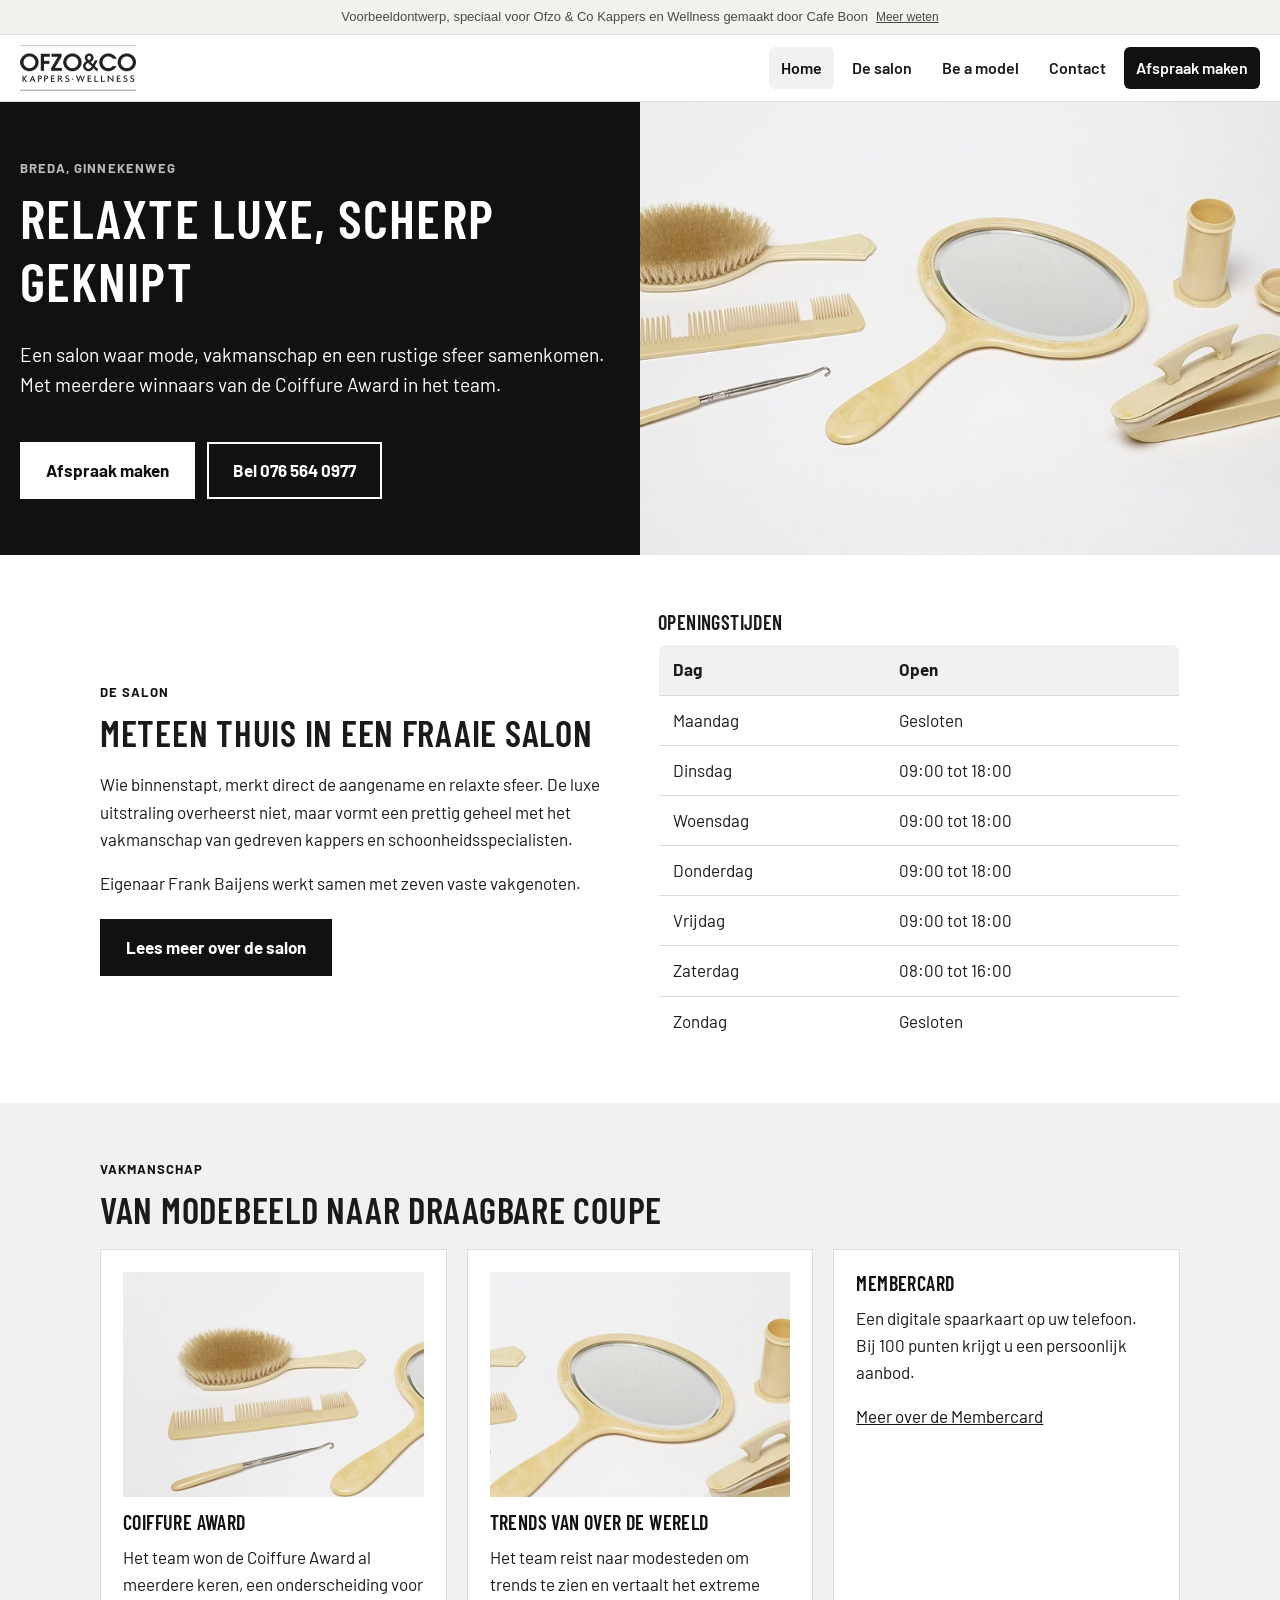
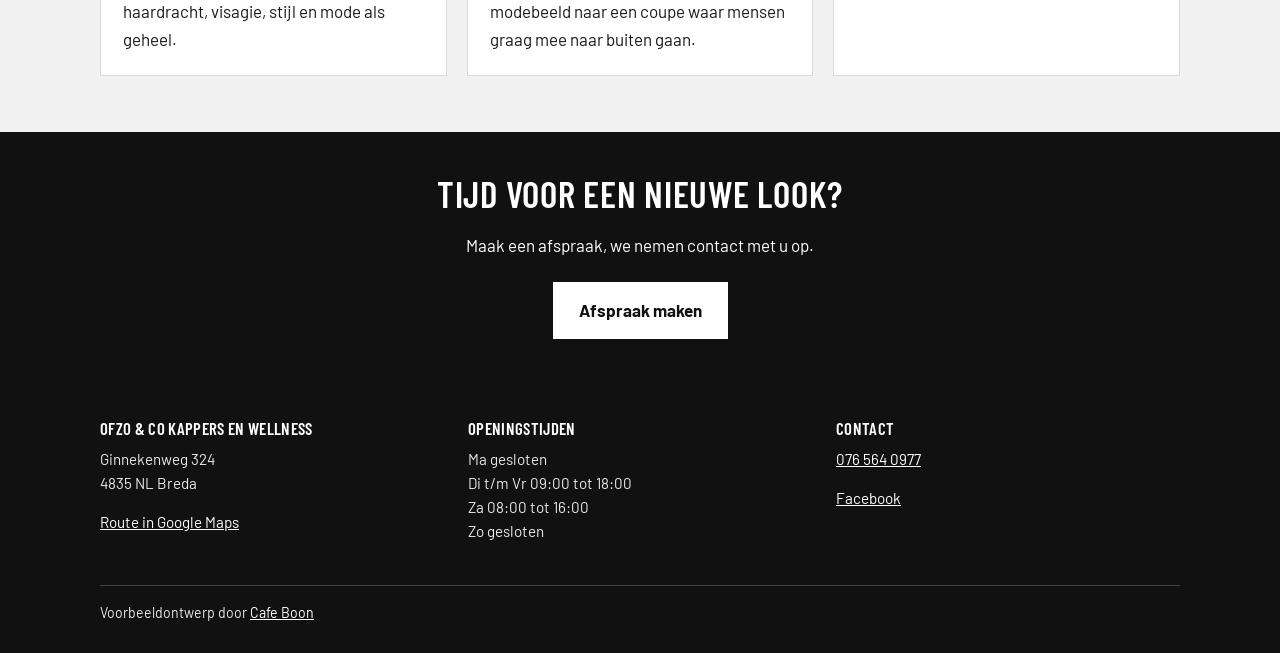
<file: index.html>
<!doctype html>
<html lang="nl">
<head>
<meta charset="utf-8">
<meta name="viewport" content="width=device-width, initial-scale=1">
<title>Ofzo &amp; Co Kappers en Wellness Breda | Ginnekenweg 324</title>
<meta name="description" content="Ofzo &amp; Co Kappers en Wellness aan de Ginnekenweg in Breda. Relaxte luxe salon met meerdere winnaars van de Coiffure Award.">
<meta name="robots" content="noindex">
<link rel="icon" href="images/favicon.png">
<meta property="og:title" content="Ofzo &amp; Co Kappers en Wellness Breda | Ginnekenweg 324">
<meta property="og:description" content="Ofzo &amp; Co Kappers en Wellness aan de Ginnekenweg in Breda. Relaxte luxe salon met meerdere winnaars van de Coiffure Award.">
<meta property="og:image" content="https://ofzoenco.cafeboon.com/images/og.jpg">
<meta property="og:type" content="website">
<link rel="preconnect" href="https://fonts.googleapis.com">
<link rel="preconnect" href="https://fonts.gstatic.com" crossorigin>
<link href="https://fonts.googleapis.com/css2?family=Barlow+Condensed:wght@500;600;700&family=Barlow:wght@400;500;600&display=swap" rel="stylesheet">
<link rel="stylesheet" href="style.css">
</head>
<body>
<div class="vb-banner" role="note"><span>Voorbeeldontwerp, speciaal voor Ofzo &amp; Co Kappers en Wellness gemaakt door Cafe Boon</span><a href="https://cafeboon.com">Meer weten</a></div>
<header class="top">
<a class="brand" href="index.html"><img src="images/logo.png" alt="Ofzo &amp; Co Kappers en Wellness" height="44" width="111"></a>
<nav><a aria-current="page" href="index.html">Home</a><a href="aanbod.html">De salon</a><a href="over.html">Be a model</a><a href="contact.html">Contact</a><a class="cta" href="contact.html#formulier">Afspraak maken</a></nav>
</header>
<main>
<section class="hero" style="padding:0"><div class="wrap" style="max-width:none;padding:0"><div class="split" style="gap:0;grid-template-columns:1fr 1fr;align-items:stretch">
<div style="padding:56px 20px;display:flex;flex-direction:column;justify-content:center"><p class="kicker" style="color:#bbb">Breda, Ginnekenweg</p><h1>Relaxte luxe, scherp geknipt</h1><p class="lead">Een salon waar mode, vakmanschap en een rustige sfeer samenkomen. Met meerdere winnaars van de Coiffure Award in het team.</p>
<div class="btns"><a class="btn light" href="contact.html#formulier">Afspraak maken</a><a class="btn alt" style="color:#fff;border-color:#fff" href="tel:+31765640977">Bel 076 564 0977</a></div></div>
<img src="images/duo.jpg" alt="" style="border-radius:0;height:100%;object-fit:cover;min-height:260px"></div></div></section>
<section><div class="wrap split"><div><p class="kicker">De salon</p><h2>Meteen thuis in een fraaie salon</h2><p>Wie binnenstapt, merkt direct de aangename en relaxte sfeer. De luxe uitstraling overheerst niet, maar vormt een prettig geheel met het vakmanschap van gedreven kappers en schoonheidsspecialisten.</p><p>Eigenaar Frank Baijens werkt samen met zeven vaste vakgenoten.</p><div class="btns"><a class="btn" href="aanbod.html">Lees meer over de salon</a></div></div>
<div><h3>Openingstijden</h3><table class="t"><tr><th>Dag</th><th>Open</th></tr><tr><td>Maandag</td><td>Gesloten</td></tr><tr><td>Dinsdag</td><td>09:00 tot 18:00</td></tr><tr><td>Woensdag</td><td>09:00 tot 18:00</td></tr><tr><td>Donderdag</td><td>09:00 tot 18:00</td></tr><tr><td>Vrijdag</td><td>09:00 tot 18:00</td></tr><tr><td>Zaterdag</td><td>08:00 tot 16:00</td></tr><tr><td>Zondag</td><td>Gesloten</td></tr></table></div></div></section>
<section class="alt"><div class="wrap"><p class="kicker">Vakmanschap</p><h2>Van modebeeld naar draagbare coupe</h2><div class="grid">
<div class="card"><img src="images/haar1.jpg" alt=""><h3>Coiffure Award</h3><p>Het team won de Coiffure Award al meerdere keren, een onderscheiding voor haardracht, visagie, stijl en mode als geheel.</p></div>
<div class="card"><img src="images/haar2.jpg" alt=""><h3>Trends van over de wereld</h3><p>Het team reist naar modesteden om trends te zien en vertaalt het extreme modebeeld naar een coupe waar mensen graag mee naar buiten gaan.</p></div>
<div class="card"><h3>Membercard</h3><p>Een digitale spaarkaart op uw telefoon. Bij 100 punten krijgt u een persoonlijk aanbod.</p><p><a href="binnenkort.html">Meer over de Membercard</a></p></div></div></div></section>
<section class="band"><div class="wrap"><h2>Tijd voor een nieuwe look?</h2><p>Maak een afspraak, we nemen contact met u op.</p><div class="btns" style="justify-content:center"><a class="btn light" href="contact.html#formulier">Afspraak maken</a></div></div></section>
</main>
<footer>
<div class="wrap">
<div class="cols"><div><h3>Ofzo &amp; Co Kappers en Wellness</h3><p>Ginnekenweg 324<br>4835 NL Breda</p><p><a href="https://www.google.com/maps/search/?api=1&query=Ginnekenweg+324+Breda">Route in Google Maps</a></p></div>
<div><h3>Openingstijden</h3><p>Ma gesloten<br>Di t/m Vr 09:00 tot 18:00<br>Za 08:00 tot 16:00<br>Zo gesloten</p></div>
<div><h3>Contact</h3><p><a href="tel:+31765640977">076 564 0977</a></p><p><a href="https://www.facebook.com/OfzoenCoKappersenWellness">Facebook</a></p></div></div>
<div class="credit">Voorbeeldontwerp door <a href="https://cafeboon.com">Cafe Boon</a></div>
</div>
</footer>
<script>
document.querySelectorAll('form.vf').forEach(function(f){f.addEventListener('submit',function(e){e.preventDefault();var o=f.querySelector('.vf-ok');if(o){o.classList.add('show');o.scrollIntoView({block:'center'});}f.reset();});});
</script>
</body>
</html>
</file>
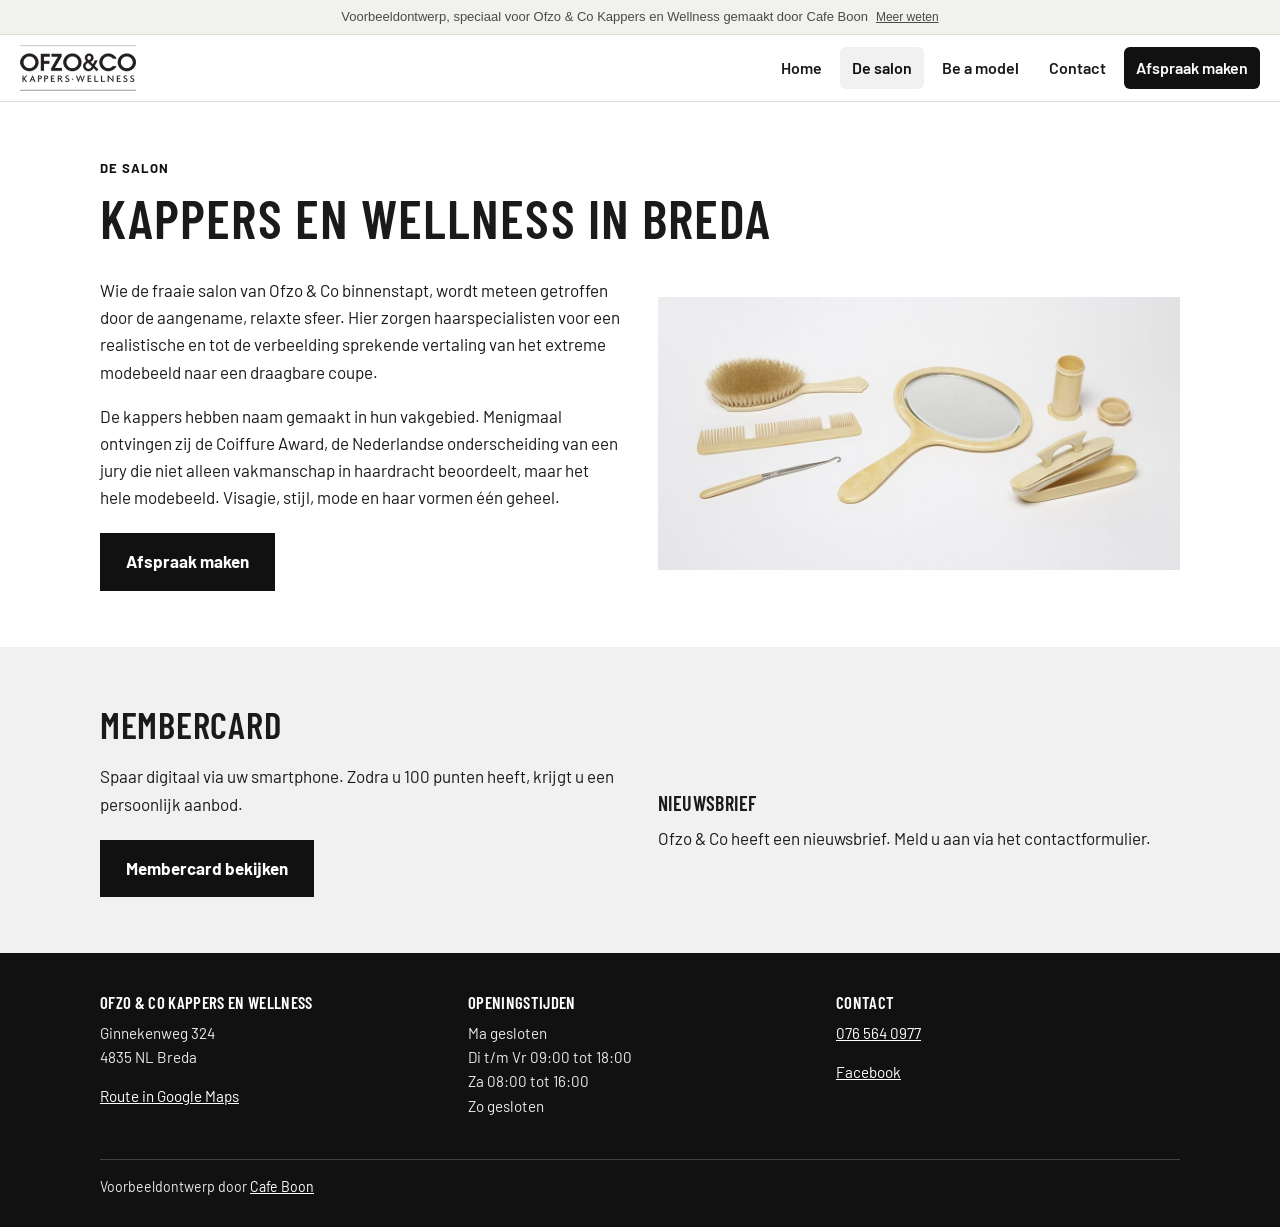
<file: aanbod.html>
<!doctype html>
<html lang="nl">
<head>
<meta charset="utf-8">
<meta name="viewport" content="width=device-width, initial-scale=1">
<title>De salon | Ofzo &amp; Co Kappers en Wellness Breda</title>
<meta name="description" content="De salon van Ofzo &amp; Co in Breda: kappers en schoonheidsspecialisten, Coiffure Award en een digitale Membercard.">
<meta name="robots" content="noindex">
<link rel="icon" href="images/favicon.png">
<meta property="og:title" content="De salon | Ofzo &amp; Co Kappers en Wellness Breda">
<meta property="og:description" content="De salon van Ofzo &amp; Co in Breda: kappers en schoonheidsspecialisten, Coiffure Award en een digitale Membercard.">
<meta property="og:image" content="https://ofzoenco.cafeboon.com/images/og.jpg">
<meta property="og:type" content="website">
<link rel="preconnect" href="https://fonts.googleapis.com">
<link rel="preconnect" href="https://fonts.gstatic.com" crossorigin>
<link href="https://fonts.googleapis.com/css2?family=Barlow+Condensed:wght@500;600;700&family=Barlow:wght@400;500;600&display=swap" rel="stylesheet">
<link rel="stylesheet" href="style.css">
</head>
<body>
<div class="vb-banner" role="note"><span>Voorbeeldontwerp, speciaal voor Ofzo &amp; Co Kappers en Wellness gemaakt door Cafe Boon</span><a href="https://cafeboon.com">Meer weten</a></div>
<header class="top">
<a class="brand" href="index.html"><img src="images/logo.png" alt="Ofzo &amp; Co Kappers en Wellness" height="44" width="111"></a>
<nav><a href="index.html">Home</a><a aria-current="page" href="aanbod.html">De salon</a><a href="over.html">Be a model</a><a href="contact.html">Contact</a><a class="cta" href="contact.html#formulier">Afspraak maken</a></nav>
</header>
<main>
<section><div class="wrap"><p class="kicker">De salon</p><h1>Kappers en wellness in Breda</h1>
<div class="split"><div><p>Wie de fraaie salon van Ofzo &amp; Co binnenstapt, wordt meteen getroffen door de aangename, relaxte sfeer. Hier zorgen haarspecialisten voor een realistische en tot de verbeelding sprekende vertaling van het extreme modebeeld naar een draagbare coupe.</p>
<p>De kappers hebben naam gemaakt in hun vakgebied. Menigmaal ontvingen zij de Coiffure Award, de Nederlandse onderscheiding van een jury die niet alleen vakmanschap in haardracht beoordeelt, maar het hele modebeeld. Visagie, stijl, mode en haar vormen één geheel.</p><div class="btns"><a class="btn" href="contact.html#formulier">Afspraak maken</a></div></div><img src="images/duo.jpg" alt=""></div></div></section>
<section class="alt"><div class="wrap"><h2>Membercard</h2><div class="split"><div><p>Spaar digitaal via uw smartphone. Zodra u 100 punten heeft, krijgt u een persoonlijk aanbod.</p><div class="btns"><a class="btn" href="binnenkort.html">Membercard bekijken</a></div></div><div><h3>Nieuwsbrief</h3><p>Ofzo &amp; Co heeft een nieuwsbrief. Meld u aan via het contactformulier.</p></div></div></div></section>
</main>
<footer>
<div class="wrap">
<div class="cols"><div><h3>Ofzo &amp; Co Kappers en Wellness</h3><p>Ginnekenweg 324<br>4835 NL Breda</p><p><a href="https://www.google.com/maps/search/?api=1&query=Ginnekenweg+324+Breda">Route in Google Maps</a></p></div>
<div><h3>Openingstijden</h3><p>Ma gesloten<br>Di t/m Vr 09:00 tot 18:00<br>Za 08:00 tot 16:00<br>Zo gesloten</p></div>
<div><h3>Contact</h3><p><a href="tel:+31765640977">076 564 0977</a></p><p><a href="https://www.facebook.com/OfzoenCoKappersenWellness">Facebook</a></p></div></div>
<div class="credit">Voorbeeldontwerp door <a href="https://cafeboon.com">Cafe Boon</a></div>
</div>
</footer>
<script>
document.querySelectorAll('form.vf').forEach(function(f){f.addEventListener('submit',function(e){e.preventDefault();var o=f.querySelector('.vf-ok');if(o){o.classList.add('show');o.scrollIntoView({block:'center'});}f.reset();});});
</script>
</body>
</html>
</file>
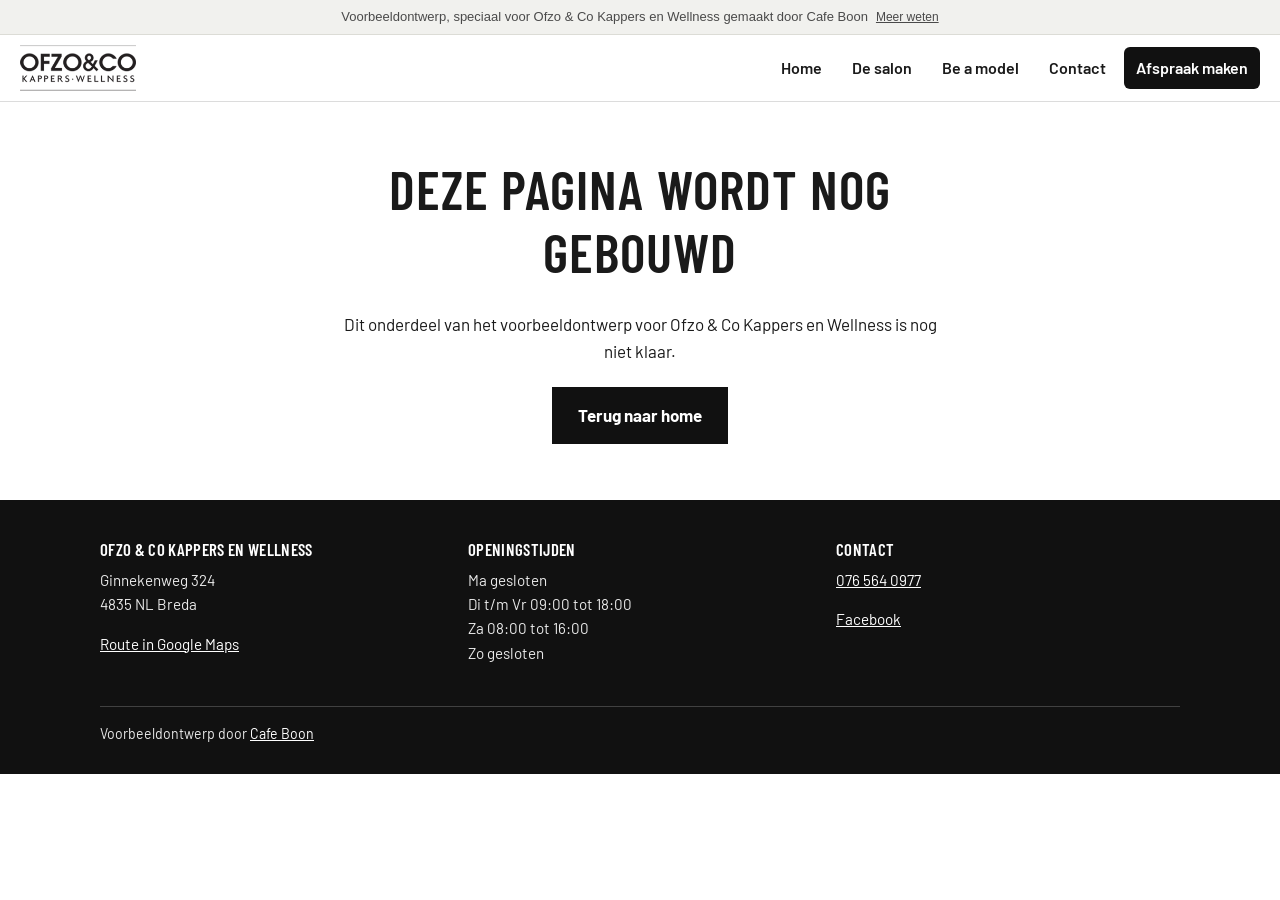
<file: binnenkort.html>
<!doctype html>
<html lang="nl">
<head>
<meta charset="utf-8">
<meta name="viewport" content="width=device-width, initial-scale=1">
<title>Binnenkort | Ofzo &amp;amp; Co Kappers en Wellness</title>
<meta name="description" content="Deze pagina wordt nog gebouwd.">
<meta name="robots" content="noindex">
<link rel="icon" href="images/favicon.png">
<meta property="og:title" content="Binnenkort | Ofzo &amp;amp; Co Kappers en Wellness">
<meta property="og:description" content="Deze pagina wordt nog gebouwd.">
<meta property="og:image" content="https://ofzoenco.cafeboon.com/images/og.jpg">
<meta property="og:type" content="website">
<link rel="preconnect" href="https://fonts.googleapis.com">
<link rel="preconnect" href="https://fonts.gstatic.com" crossorigin>
<link href="https://fonts.googleapis.com/css2?family=Barlow+Condensed:wght@500;600;700&family=Barlow:wght@400;500;600&display=swap" rel="stylesheet">
<link rel="stylesheet" href="style.css">
</head>
<body>
<div class="vb-banner" role="note"><span>Voorbeeldontwerp, speciaal voor Ofzo &amp; Co Kappers en Wellness gemaakt door Cafe Boon</span><a href="https://cafeboon.com">Meer weten</a></div>
<header class="top">
<a class="brand" href="index.html"><img src="images/logo.png" alt="Ofzo &amp; Co Kappers en Wellness" height="44" width="111"></a>
<nav><a href="index.html">Home</a><a href="aanbod.html">De salon</a><a href="over.html">Be a model</a><a href="contact.html">Contact</a><a class="cta" href="contact.html#formulier">Afspraak maken</a></nav>
</header>
<main>
<section><div class="wrap" style="text-align:center;max-width:640px">
<h1>Deze pagina wordt nog gebouwd</h1>
<p>Dit onderdeel van het voorbeeldontwerp voor Ofzo &amp; Co Kappers en Wellness is nog niet klaar.</p>
<div class="btns" style="justify-content:center"><a class="btn" href="index.html">Terug naar home</a></div>
</div></section>
</main>
<footer>
<div class="wrap">
<div class="cols"><div><h3>Ofzo &amp; Co Kappers en Wellness</h3><p>Ginnekenweg 324<br>4835 NL Breda</p><p><a href="https://www.google.com/maps/search/?api=1&query=Ginnekenweg+324+Breda">Route in Google Maps</a></p></div>
<div><h3>Openingstijden</h3><p>Ma gesloten<br>Di t/m Vr 09:00 tot 18:00<br>Za 08:00 tot 16:00<br>Zo gesloten</p></div>
<div><h3>Contact</h3><p><a href="tel:+31765640977">076 564 0977</a></p><p><a href="https://www.facebook.com/OfzoenCoKappersenWellness">Facebook</a></p></div></div>
<div class="credit">Voorbeeldontwerp door <a href="https://cafeboon.com">Cafe Boon</a></div>
</div>
</footer>
<script>
document.querySelectorAll('form.vf').forEach(function(f){f.addEventListener('submit',function(e){e.preventDefault();var o=f.querySelector('.vf-ok');if(o){o.classList.add('show');o.scrollIntoView({block:'center'});}f.reset();});});
</script>
</body>
</html>
</file>
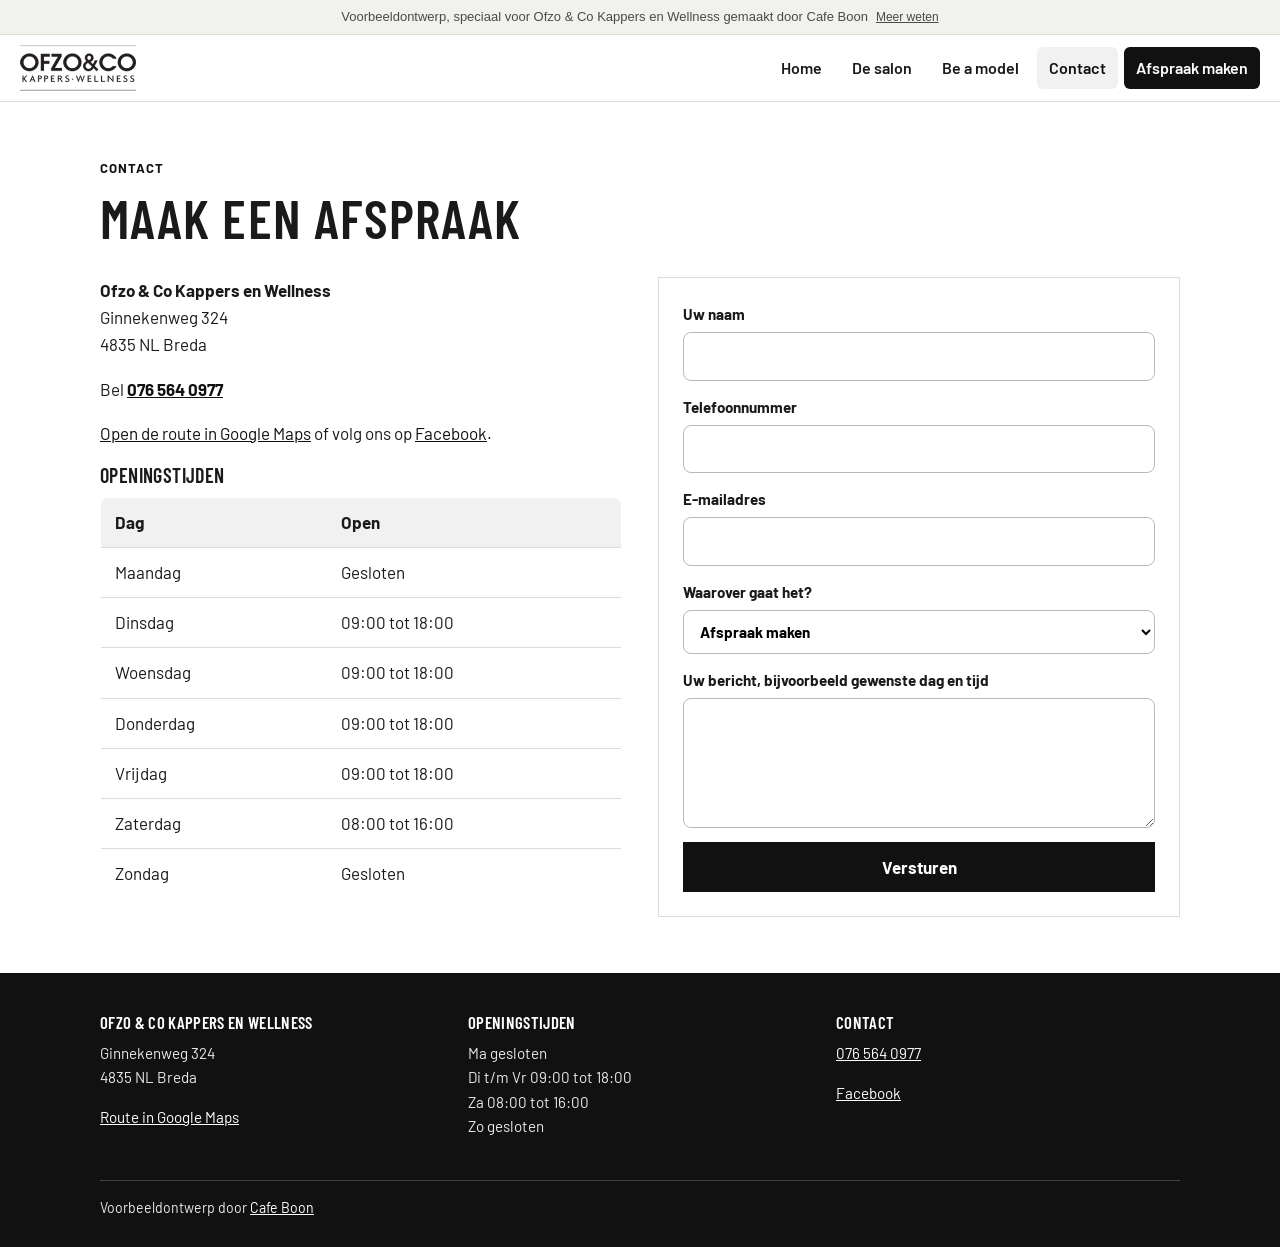
<file: contact.html>
<!doctype html>
<html lang="nl">
<head>
<meta charset="utf-8">
<meta name="viewport" content="width=device-width, initial-scale=1">
<title>Contact en openingstijden | Ofzo &amp; Co Breda</title>
<meta name="description" content="Ginnekenweg 324 in Breda. Di t/m Vr 09:00 tot 18:00, Za 08:00 tot 16:00. Bel 076 564 0977 voor een afspraak.">
<meta name="robots" content="noindex">
<link rel="icon" href="images/favicon.png">
<meta property="og:title" content="Contact en openingstijden | Ofzo &amp; Co Breda">
<meta property="og:description" content="Ginnekenweg 324 in Breda. Di t/m Vr 09:00 tot 18:00, Za 08:00 tot 16:00. Bel 076 564 0977 voor een afspraak.">
<meta property="og:image" content="https://ofzoenco.cafeboon.com/images/og.jpg">
<meta property="og:type" content="website">
<link rel="preconnect" href="https://fonts.googleapis.com">
<link rel="preconnect" href="https://fonts.gstatic.com" crossorigin>
<link href="https://fonts.googleapis.com/css2?family=Barlow+Condensed:wght@500;600;700&family=Barlow:wght@400;500;600&display=swap" rel="stylesheet">
<link rel="stylesheet" href="style.css">
</head>
<body>
<div class="vb-banner" role="note"><span>Voorbeeldontwerp, speciaal voor Ofzo &amp; Co Kappers en Wellness gemaakt door Cafe Boon</span><a href="https://cafeboon.com">Meer weten</a></div>
<header class="top">
<a class="brand" href="index.html"><img src="images/logo.png" alt="Ofzo &amp; Co Kappers en Wellness" height="44" width="111"></a>
<nav><a href="index.html">Home</a><a href="aanbod.html">De salon</a><a href="over.html">Be a model</a><a aria-current="page" href="contact.html">Contact</a><a class="cta" href="contact.html#formulier">Afspraak maken</a></nav>
</header>
<main>
<section><div class="wrap"><p class="kicker">Contact</p><h1>Maak een afspraak</h1>
<div class="split" style="align-items:start"><div><p><strong>Ofzo &amp; Co Kappers en Wellness</strong><br>Ginnekenweg 324<br>4835 NL Breda</p><p>Bel <a href="tel:+31765640977"><strong>076 564 0977</strong></a></p><p><a href="https://www.google.com/maps/search/?api=1&query=Ginnekenweg+324+Breda">Open de route in Google Maps</a> of volg ons op <a href="https://www.facebook.com/OfzoenCoKappersenWellness">Facebook</a>.</p><h3>Openingstijden</h3><table class="t"><tr><th>Dag</th><th>Open</th></tr><tr><td>Maandag</td><td>Gesloten</td></tr><tr><td>Dinsdag</td><td>09:00 tot 18:00</td></tr><tr><td>Woensdag</td><td>09:00 tot 18:00</td></tr><tr><td>Donderdag</td><td>09:00 tot 18:00</td></tr><tr><td>Vrijdag</td><td>09:00 tot 18:00</td></tr><tr><td>Zaterdag</td><td>08:00 tot 16:00</td></tr><tr><td>Zondag</td><td>Gesloten</td></tr></table></div>
<div><form class="vf" id="formulier" action="#"><label>Uw naam<input type="text" name="naam"></label><label>Telefoonnummer<input type="tel" name="tel"></label><label>E-mailadres<input type="email" name="mail"></label><label>Waarover gaat het?<select name="onderwerp"><option>Afspraak maken</option><option>Aanmelden als model</option><option>Vraag over de Membercard</option><option>Anders</option></select></label><label>Uw bericht, bijvoorbeeld gewenste dag en tijd<textarea name="bericht"></textarea></label><button class="btn" type="submit">Versturen</button><div class="vf-ok" role="status">Dit is een voorbeeldsite van Cafe Boon. Er is niets verstuurd. Op de echte website komt uw bericht direct bij het bedrijf aan.</div></form></div></div></div></section>
</main>
<footer>
<div class="wrap">
<div class="cols"><div><h3>Ofzo &amp; Co Kappers en Wellness</h3><p>Ginnekenweg 324<br>4835 NL Breda</p><p><a href="https://www.google.com/maps/search/?api=1&query=Ginnekenweg+324+Breda">Route in Google Maps</a></p></div>
<div><h3>Openingstijden</h3><p>Ma gesloten<br>Di t/m Vr 09:00 tot 18:00<br>Za 08:00 tot 16:00<br>Zo gesloten</p></div>
<div><h3>Contact</h3><p><a href="tel:+31765640977">076 564 0977</a></p><p><a href="https://www.facebook.com/OfzoenCoKappersenWellness">Facebook</a></p></div></div>
<div class="credit">Voorbeeldontwerp door <a href="https://cafeboon.com">Cafe Boon</a></div>
</div>
</footer>
<script>
document.querySelectorAll('form.vf').forEach(function(f){f.addEventListener('submit',function(e){e.preventDefault();var o=f.querySelector('.vf-ok');if(o){o.classList.add('show');o.scrollIntoView({block:'center'});}f.reset();});});
</script>
</body>
</html>
</file>
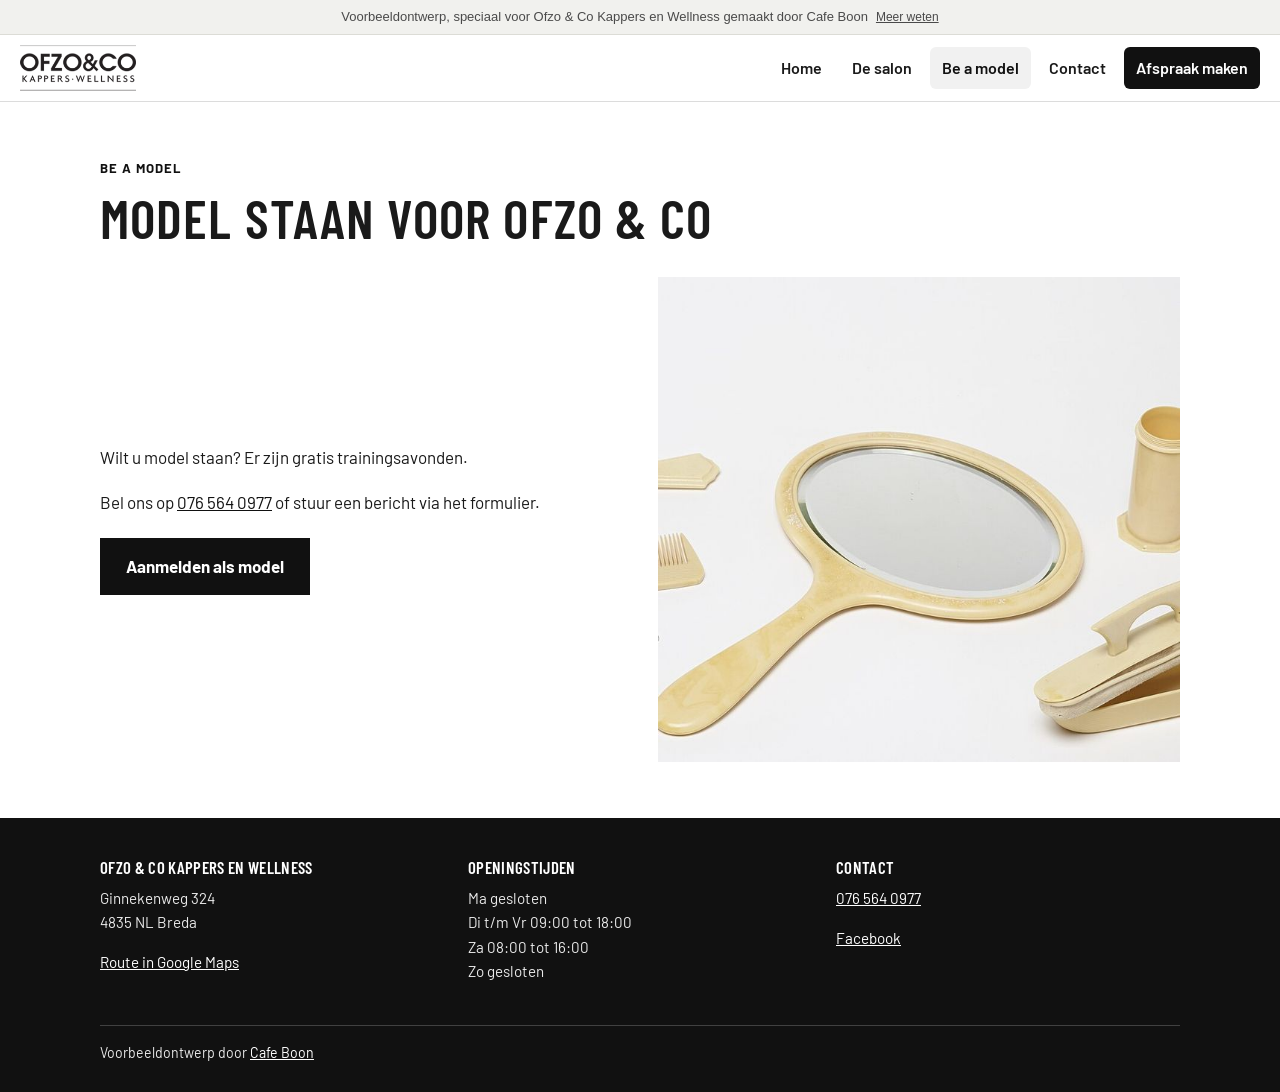
<file: over.html>
<!doctype html>
<html lang="nl">
<head>
<meta charset="utf-8">
<meta name="viewport" content="width=device-width, initial-scale=1">
<title>Be a model | Ofzo &amp; Co Kappers en Wellness</title>
<meta name="description" content="Model staan voor Ofzo &amp; Co in Breda? Er zijn gratis trainingsavonden. Bel 076 564 0977.">
<meta name="robots" content="noindex">
<link rel="icon" href="images/favicon.png">
<meta property="og:title" content="Be a model | Ofzo &amp; Co Kappers en Wellness">
<meta property="og:description" content="Model staan voor Ofzo &amp; Co in Breda? Er zijn gratis trainingsavonden. Bel 076 564 0977.">
<meta property="og:image" content="https://ofzoenco.cafeboon.com/images/og.jpg">
<meta property="og:type" content="website">
<link rel="preconnect" href="https://fonts.googleapis.com">
<link rel="preconnect" href="https://fonts.gstatic.com" crossorigin>
<link href="https://fonts.googleapis.com/css2?family=Barlow+Condensed:wght@500;600;700&family=Barlow:wght@400;500;600&display=swap" rel="stylesheet">
<link rel="stylesheet" href="style.css">
</head>
<body>
<div class="vb-banner" role="note"><span>Voorbeeldontwerp, speciaal voor Ofzo &amp; Co Kappers en Wellness gemaakt door Cafe Boon</span><a href="https://cafeboon.com">Meer weten</a></div>
<header class="top">
<a class="brand" href="index.html"><img src="images/logo.png" alt="Ofzo &amp; Co Kappers en Wellness" height="44" width="111"></a>
<nav><a href="index.html">Home</a><a href="aanbod.html">De salon</a><a aria-current="page" href="over.html">Be a model</a><a href="contact.html">Contact</a><a class="cta" href="contact.html#formulier">Afspraak maken</a></nav>
</header>
<main>
<section><div class="wrap"><p class="kicker">Be a model</p><h1>Model staan voor Ofzo &amp; Co</h1>
<div class="split"><div><p>Wilt u model staan? Er zijn gratis trainingsavonden.</p><p>Bel ons op <a href="tel:+31765640977">076 564 0977</a> of stuur een bericht via het formulier.</p><div class="btns"><a class="btn" href="contact.html#formulier">Aanmelden als model</a></div></div><img src="images/haar2.jpg" alt=""></div></div></section>
</main>
<footer>
<div class="wrap">
<div class="cols"><div><h3>Ofzo &amp; Co Kappers en Wellness</h3><p>Ginnekenweg 324<br>4835 NL Breda</p><p><a href="https://www.google.com/maps/search/?api=1&query=Ginnekenweg+324+Breda">Route in Google Maps</a></p></div>
<div><h3>Openingstijden</h3><p>Ma gesloten<br>Di t/m Vr 09:00 tot 18:00<br>Za 08:00 tot 16:00<br>Zo gesloten</p></div>
<div><h3>Contact</h3><p><a href="tel:+31765640977">076 564 0977</a></p><p><a href="https://www.facebook.com/OfzoenCoKappersenWellness">Facebook</a></p></div></div>
<div class="credit">Voorbeeldontwerp door <a href="https://cafeboon.com">Cafe Boon</a></div>
</div>
</footer>
<script>
document.querySelectorAll('form.vf').forEach(function(f){f.addEventListener('submit',function(e){e.preventDefault();var o=f.querySelector('.vf-ok');if(o){o.classList.add('show');o.scrollIntoView({block:'center'});}f.reset();});});
</script>
</body>
</html>
</file>
<file: style.css>
:root{--c1:#111111;--c2:#111111;--ink:#1a1a1a;--mut:#5d5d5d;--bg:#fff;--soft:#f1f1f1;--line:#dcdcdc;--onc1:#fff;--onc2:#fff;--hf:'Barlow Condensed',Arial Narrow,sans-serif;--bf:'Barlow',Arial,sans-serif}
*{box-sizing:border-box}
html{scroll-behavior:smooth}
body{margin:0;font-family:var(--bf);color:var(--ink);background:var(--bg);line-height:1.6;font-size:17px;-webkit-text-size-adjust:100%}
img{max-width:100%;height:auto;display:block}
a{color:var(--c1)}
h1,h2,h3{font-family:var(--hf);line-height:1.15;margin:0 0 .5em;font-weight:600;text-transform:uppercase;letter-spacing:.02em;}
h1{font-size:clamp(2rem,5.5vw,3.4rem)}
h2{font-size:clamp(1.6rem,3.6vw,2.3rem)}
h3{font-size:1.25rem}
p{margin:0 0 1em}
.vb-banner{background:#f1f1ee;color:#4a4a4a;font:13px/1.4 Arial,Helvetica,sans-serif;padding:8px 16px;text-align:center;border-bottom:1px solid #dcdcd6}
.vb-banner a{color:#4a4a4a;margin-left:8px;text-decoration:underline;font-size:12px}
header.top{position:sticky;top:0;z-index:50;background:var(--bg);border-bottom:1px solid var(--line);display:flex;flex-wrap:wrap;align-items:center;justify-content:space-between;gap:8px 20px;padding:10px 20px}
.brand{display:flex;align-items:center;gap:10px;text-decoration:none;color:var(--ink);font-family:var(--hf);font-weight:700}
.brand img{height:46px;width:auto}
nav{display:flex;flex-wrap:wrap;gap:4px 6px}
nav a{padding:8px 12px;text-decoration:none;color:var(--ink);font-weight:600;border-radius:6px;font-size:16px}
nav a:hover,nav a[aria-current]{background:var(--soft);color:var(--c1)}
nav a.cta{background:var(--c1);color:var(--onc1)}
.wrap{max-width:1120px;margin:0 auto;padding:0 20px}
section{padding:56px 0}
section.alt{background:var(--soft)}
.btn{display:inline-block;background:var(--c1);color:var(--onc1);padding:13px 24px;border-radius:0px;text-decoration:none;font-weight:700;border:2px solid var(--c1);cursor:pointer;font-size:17px;font-family:var(--bf)}
.btn.alt{background:transparent;color:var(--c1)}
.btn.light{background:#fff;color:var(--c1);border-color:#fff}
.btns{display:flex;flex-wrap:wrap;gap:12px;margin-top:22px}
.hero{position:relative;color:var(--onc2);background:var(--c2)}
.hero.img{background-size:cover;background-position:center}
.hero .shade{background:rgba(0,0,0,.5);padding:84px 0}
.hero p.lead{font-size:1.2rem;max-width:640px}
.hero h1,.hero p{color:var(--onc2)}
.split{display:grid;grid-template-columns:1fr 1fr;gap:36px;align-items:center}
.split img{border-radius:0px;width:100%}
.grid{display:grid;grid-template-columns:repeat(auto-fit,minmax(250px,1fr));gap:20px}
.card{background:#fff;border:1px solid var(--line);border-radius:0px;padding:22px}
.card h3{color:var(--c1)}
.card p:last-child{margin-bottom:0}
.card img{border-radius:0px;margin-bottom:14px;width:100%;aspect-ratio:4/3;object-fit:cover}
.kicker{text-transform:uppercase;letter-spacing:.08em;font-size:.82rem;font-weight:700;color:var(--c1);margin-bottom:8px}
.steps{counter-reset:s;list-style:none;padding:0;margin:0;display:grid;grid-template-columns:repeat(auto-fit,minmax(220px,1fr));gap:18px}
.steps li{counter-increment:s;background:#fff;border:1px solid var(--line);border-radius:0px;padding:18px 18px 18px 64px;position:relative}
.steps li:before{content:counter(s);position:absolute;left:16px;top:16px;width:34px;height:34px;border-radius:50%;background:var(--c1);color:var(--onc1);display:flex;align-items:center;justify-content:center;font-weight:800}
.ticks{list-style:none;padding:0;margin:0 0 1em}
.ticks li{padding-left:28px;position:relative;margin-bottom:8px}
.ticks li:before{content:"\2713";position:absolute;left:0;color:var(--c1);font-weight:800}
table.t{width:100%;border-collapse:collapse;background:#fff;border:1px solid var(--line);border-radius:8px;overflow:hidden}
table.t th,table.t td{text-align:left;padding:11px 14px;border-bottom:1px solid var(--line)}
table.t th{background:var(--soft)}
.pgmeta{color:var(--mut)}
form.vf{display:grid;gap:14px;background:#fff;border:1px solid var(--line);border-radius:0px;padding:24px}
form.vf label{font-weight:700;display:grid;gap:6px;font-size:.95rem}
form.vf input,form.vf textarea,form.vf select{font:inherit;padding:11px 12px;border:1px solid #b9b9b9;border-radius:8px;width:100%;background:#fff}
form.vf textarea{min-height:130px}
.vf-ok{background:#e9f6ec;border:1px solid #8cc79a;color:#1d4a2a;padding:14px 16px;border-radius:8px;display:none}
.vf-ok.show{display:block}
.band{background:var(--c1);color:var(--onc1);padding:40px 0;text-align:center}
.band h2,.band p{color:var(--onc1)}
footer{background:#111;color:#e9e9e9;padding:40px 0 28px;font-size:.95rem}
footer a{color:#fff}
footer .cols{display:grid;grid-template-columns:repeat(auto-fit,minmax(220px,1fr));gap:24px}
footer h3{color:#fff;font-size:1.05rem}
.credit{border-top:1px solid rgba(255,255,255,.2);margin-top:26px;padding-top:16px;font-size:.88rem}
.pill{display:inline-block;background:var(--soft);color:var(--c1);border-radius:999px;padding:4px 12px;font-size:.85rem;font-weight:700;margin:0 6px 6px 0}
@media(max-width:760px){
body{font-size:16px}
.split{grid-template-columns:1fr !important}
section{padding:40px 0}
.hero .shade{padding:48px 0}
header.top{padding:8px 12px}
nav a{padding:7px 10px;font-size:15px}
.btn{width:100%;text-align:center}
}
</file>
